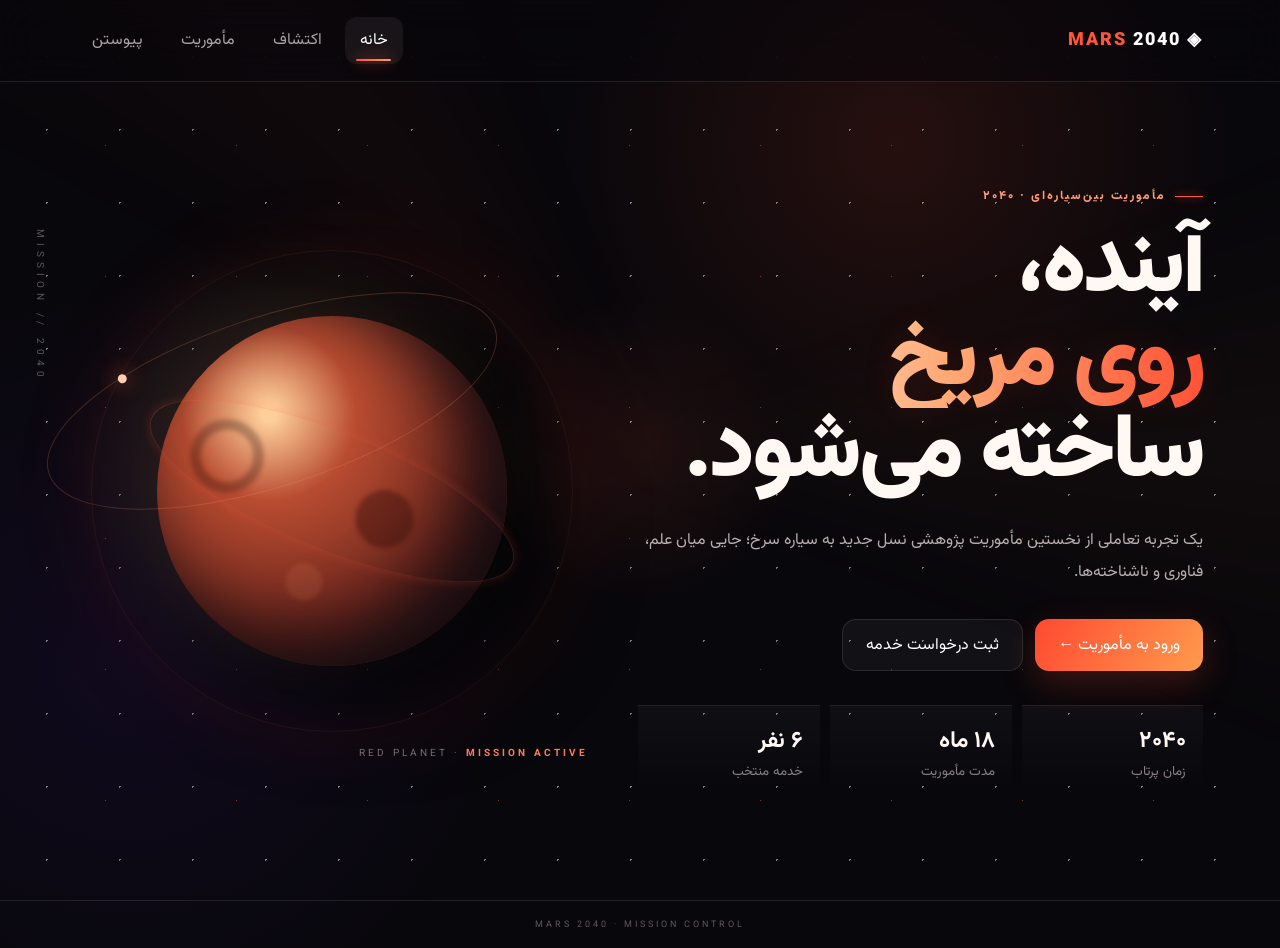
<file: index.html>
<!doctype html><html lang="fa" dir="rtl"><head><meta charset="utf-8"><meta name="viewport" content="width=device-width,initial-scale=1"><title>MARS 2040 | مأموریت مریخ</title><link rel="stylesheet" href="style.css"></head><body><div class="cursor"></div><nav class="nav"><a class="logo" href="index.html">◈ <span>MARS</span> 2040</a><div class="links"><a class="active" href="index.html">خانه</a><a class="" href="explore.html">اکتشاف</a><a class="" href="mission.html">مأموریت</a><a class="" href="join.html">پیوستن</a></div></nav><main><section class="hero"><div class="reveal"><div class="eyebrow">مأموریت بین‌سیاره‌ای · ۲۰۴۰</div><h1>آینده،<span>روی مریخ</span>ساخته می‌شود.</h1><p>یک تجربه تعاملی از نخستین مأموریت پژوهشی نسل جدید به سیاره سرخ؛ جایی میان علم، فناوری و ناشناخته‌ها.</p><div class="actions"><a class="btn primary" href="explore.html">ورود به مأموریت ←</a><a class="btn" href="join.html">ثبت درخواست خدمه</a></div><div class="stats"><div class="stat"><b>۲۰۴۰</b><small>زمان پرتاب</small></div><div class="stat"><b>۱۸ ماه</b><small>مدت مأموریت</small></div><div class="stat"><b>۶ نفر</b><small>خدمه منتخب</small></div></div></div><div class="planet-wrap reveal"><div class="planet"><div class="orbit"><i></i></div></div><div class="planet-label">RED PLANET · <b>MISSION ACTIVE</b></div></div></section></main><footer><div>MARS 2040 · MISSION CONTROL</div></footer><script src="script.js"></script></body></html>
</file>
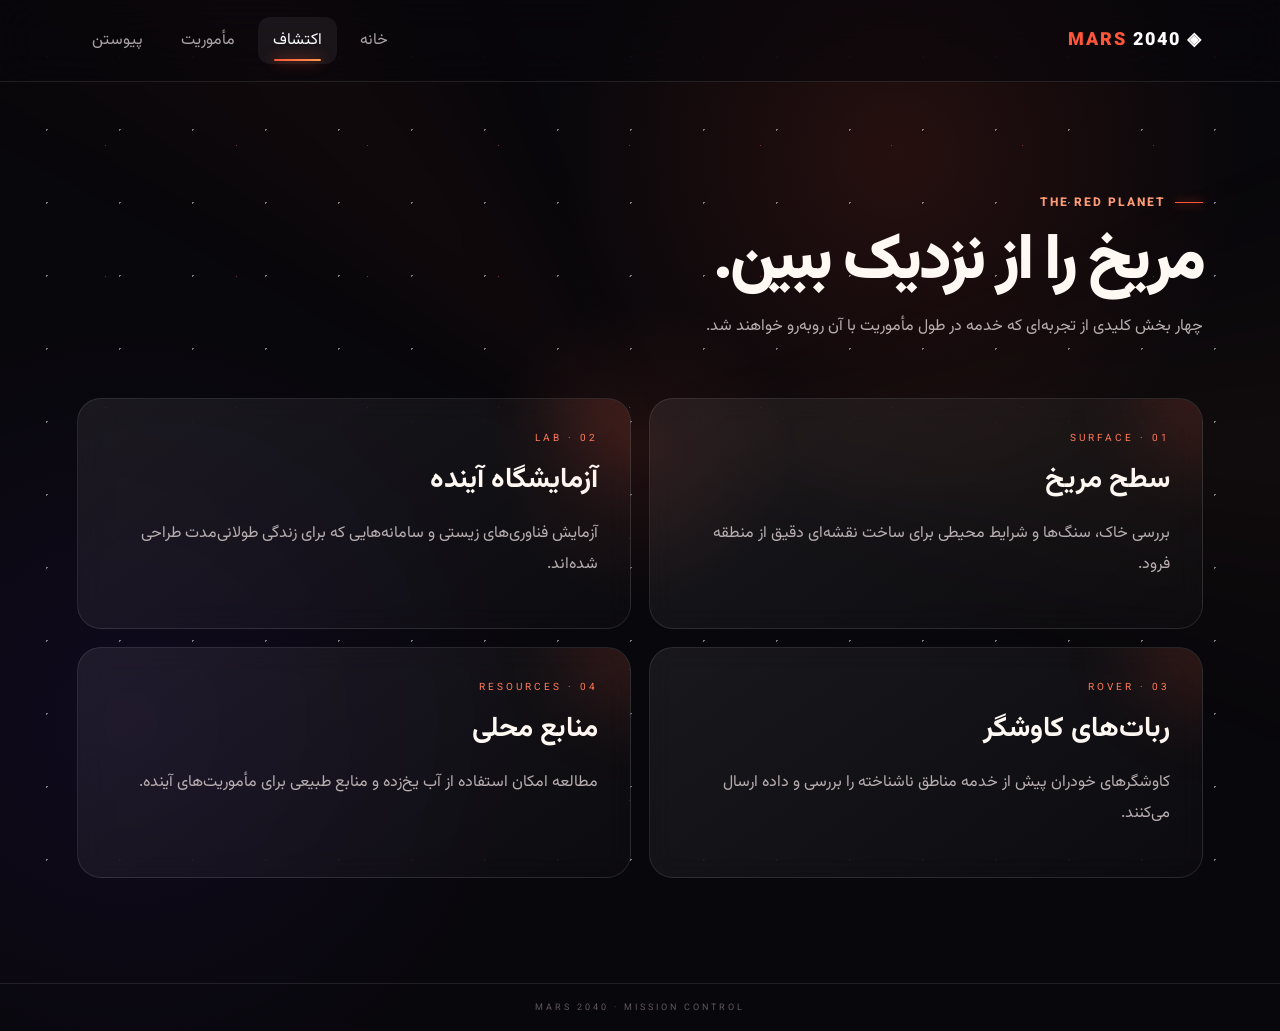
<file: explore.html>
<!doctype html><html lang="fa" dir="rtl"><head><meta charset="utf-8"><meta name="viewport" content="width=device-width,initial-scale=1"><title>اکتشاف | MARS 2040</title><link rel="stylesheet" href="style.css"></head><body><div class="cursor"></div><nav class="nav"><a class="logo" href="index.html">◈ <span>MARS</span> 2040</a><div class="links"><a class="" href="index.html">خانه</a><a class="active" href="explore.html">اکتشاف</a><a class="" href="mission.html">مأموریت</a><a class="" href="join.html">پیوستن</a></div></nav><main><section class="section"><div class="reveal"><div class="eyebrow">THE RED PLANET</div><h1 class="section-title">مریخ را از نزدیک ببین.</h1><p class="muted">چهار بخش کلیدی از تجربه‌ای که خدمه در طول مأموریت با آن روبه‌رو خواهند شد.</p></div><div class="grid"><article class="card reveal"><div class="num">01 · SURFACE</div><h2>سطح مریخ</h2><p class="muted">بررسی خاک، سنگ‌ها و شرایط محیطی برای ساخت نقشه‌ای دقیق از منطقه فرود.</p></article><article class="card reveal"><div class="num">02 · LAB</div><h2>آزمایشگاه آینده</h2><p class="muted">آزمایش فناوری‌های زیستی و سامانه‌هایی که برای زندگی طولانی‌مدت طراحی شده‌اند.</p></article><article class="card reveal"><div class="num">03 · ROVER</div><h2>ربات‌های کاوشگر</h2><p class="muted">کاوشگرهای خودران پیش از خدمه مناطق ناشناخته را بررسی و داده ارسال می‌کنند.</p></article><article class="card reveal"><div class="num">04 · RESOURCES</div><h2>منابع محلی</h2><p class="muted">مطالعه امکان استفاده از آب یخ‌زده و منابع طبیعی برای مأموریت‌های آینده.</p></article></div></section></main><footer><div>MARS 2040 · MISSION CONTROL</div></footer><script src="script.js"></script></body></html>
</file>
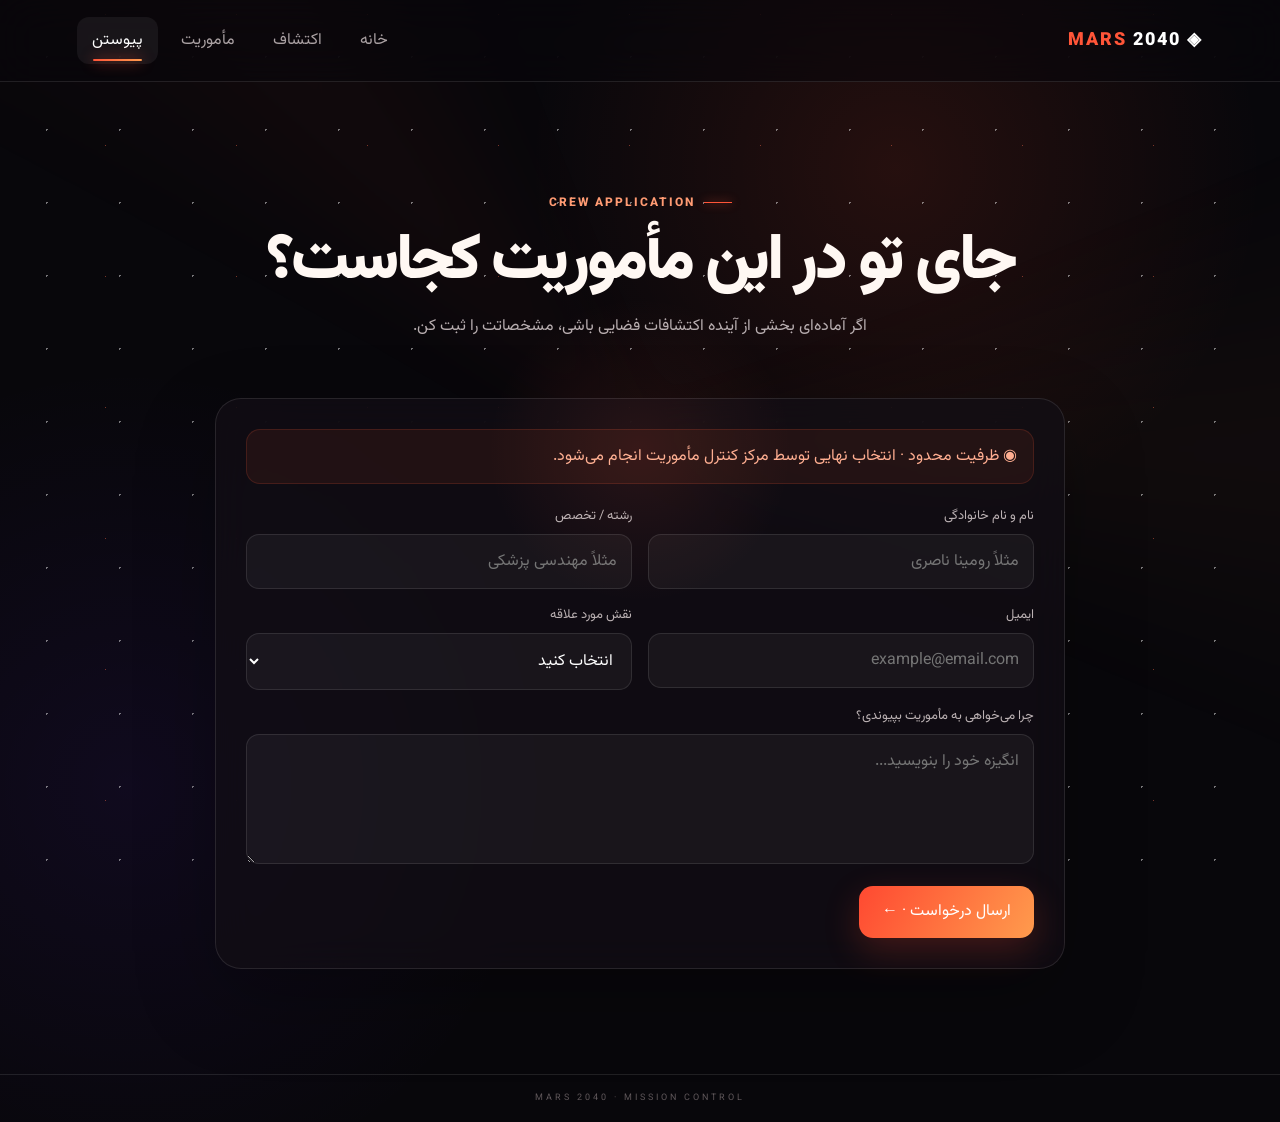
<file: join.html>
<!doctype html><html lang="fa" dir="rtl"><head><meta charset="utf-8"><meta name="viewport" content="width=device-width,initial-scale=1"><title>پیوستن | MARS 2040</title><link rel="stylesheet" href="style.css"></head><body><div class="cursor"></div><nav class="nav"><a class="logo" href="index.html">◈ <span>MARS</span> 2040</a><div class="links"><a class="" href="index.html">خانه</a><a class="" href="explore.html">اکتشاف</a><a class="" href="mission.html">مأموریت</a><a class="active" href="join.html">پیوستن</a></div></nav><main><section class="section"><div class="reveal" style="text-align:center"><div class="eyebrow">CREW APPLICATION</div><h1 class="section-title">جای تو در این مأموریت کجاست؟</h1><p class="muted">اگر آماده‌ای بخشی از آینده اکتشافات فضایی باشی، مشخصاتت را ثبت کن.</p></div><form id="crewForm" class="form reveal"><div class="notice">◉ ظرفیت محدود · انتخاب نهایی توسط مرکز کنترل مأموریت انجام می‌شود.</div><div class="form-grid"><div class="field"><label>نام و نام خانوادگی</label><input required placeholder="مثلاً رومینا ناصری"></div><div class="field"><label>رشته / تخصص</label><input required placeholder="مثلاً مهندسی پزشکی"></div><div class="field"><label>ایمیل</label><input type="email" required placeholder="example@email.com"></div><div class="field"><label>نقش مورد علاقه</label><select required><option value="">انتخاب کنید</option><option>پژوهشگر</option><option>مهندس</option><option>پزشک</option><option>فرمانده مأموریت</option></select></div><div class="field full"><label>چرا می‌خواهی به مأموریت بپیوندی؟</label><textarea required placeholder="انگیزه خود را بنویسید..."></textarea></div></div><button class="btn primary" type="submit">ارسال درخواست · ←</button></form><div class="success card"><div class="eyebrow">APPLICATION RECEIVED</div><h2>درخواستت با موفقیت ثبت شد 🚀</h2><p class="muted">کد پیگیری مأموریت:</p><div class="code"></div><p class="muted">مرکز کنترل پس از بررسی اطلاعات با شما تماس خواهد گرفت.</p></div></section></main><footer><div>MARS 2040 · MISSION CONTROL</div></footer><script src="script.js"></script></body></html>
</file>
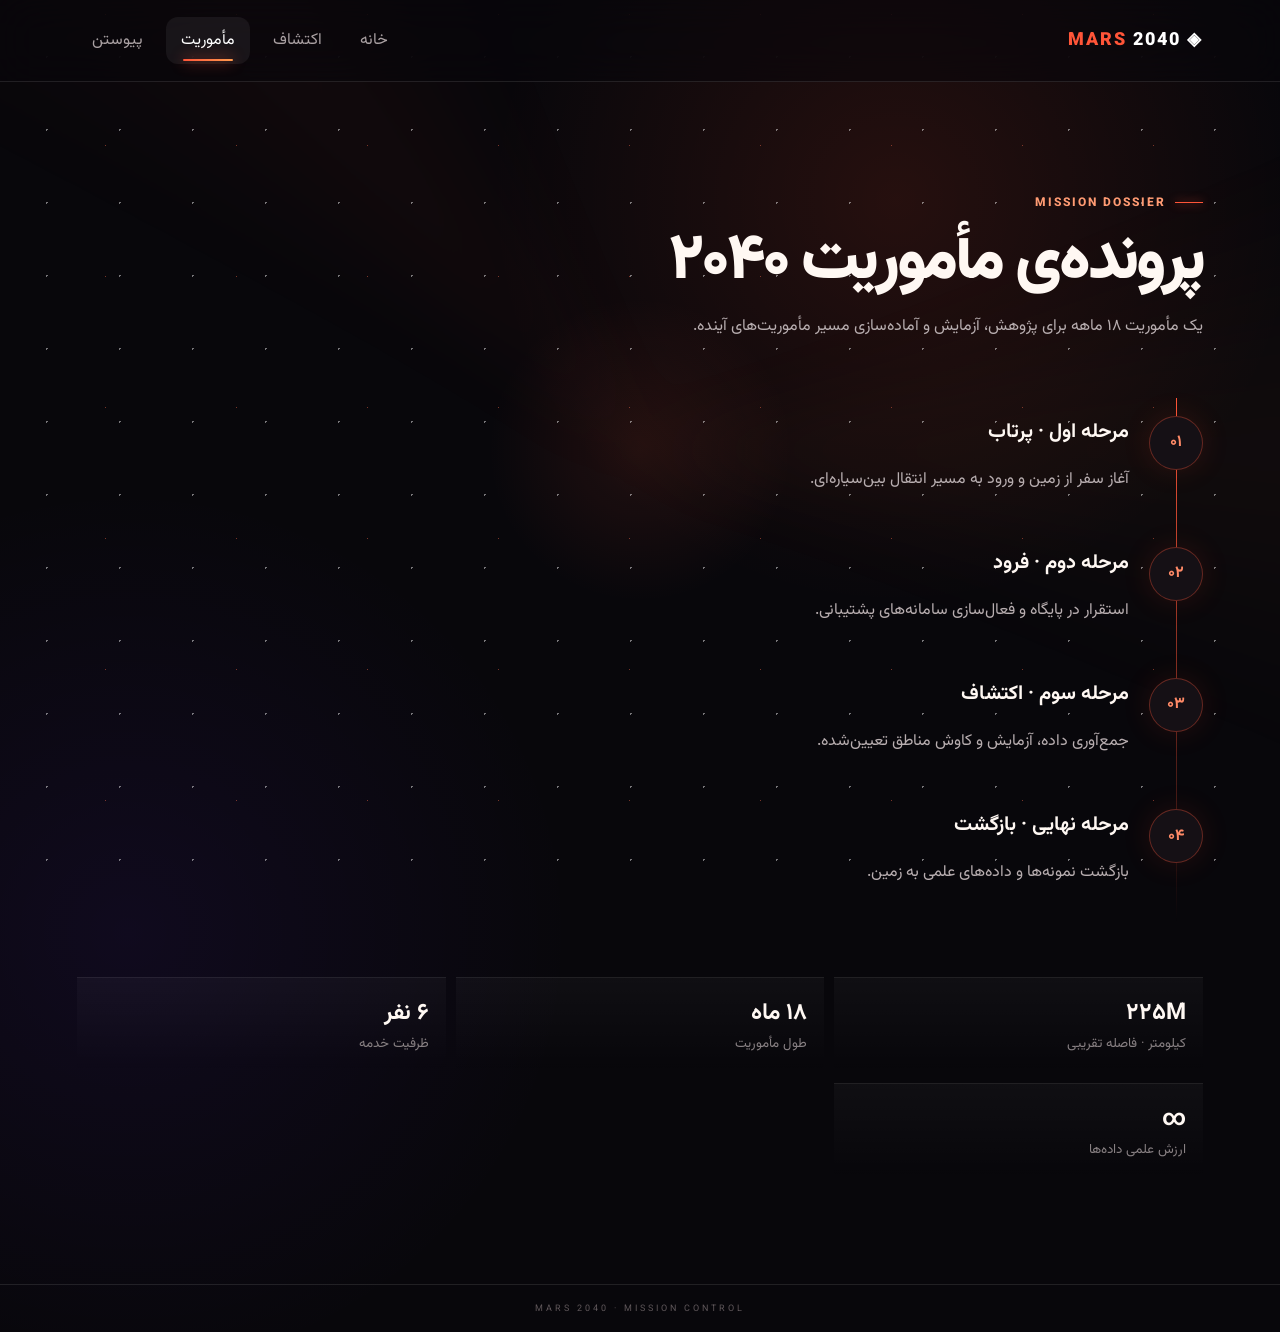
<file: mission.html>
<!doctype html><html lang="fa" dir="rtl"><head><meta charset="utf-8"><meta name="viewport" content="width=device-width,initial-scale=1"><title>مأموریت | MARS 2040</title><link rel="stylesheet" href="style.css"></head><body><div class="cursor"></div><nav class="nav"><a class="logo" href="index.html">◈ <span>MARS</span> 2040</a><div class="links"><a class="" href="index.html">خانه</a><a class="" href="explore.html">اکتشاف</a><a class="active" href="mission.html">مأموریت</a><a class="" href="join.html">پیوستن</a></div></nav><main><section class="section"><div class="reveal"><div class="eyebrow">MISSION DOSSIER</div><h1 class="section-title">پرونده‌ی مأموریت ۲۰۴۰</h1><p class="muted">یک مأموریت ۱۸ ماهه برای پژوهش، آزمایش و آماده‌سازی مسیر مأموریت‌های آینده.</p></div><div class="timeline"><div class="step reveal"><strong>۰۱</strong><div><b>مرحله اول · پرتاب</b><p class="muted">آغاز سفر از زمین و ورود به مسیر انتقال بین‌سیاره‌ای.</p></div></div><div class="step reveal"><strong>۰۲</strong><div><b>مرحله دوم · فرود</b><p class="muted">استقرار در پایگاه و فعال‌سازی سامانه‌های پشتیبانی.</p></div></div><div class="step reveal"><strong>۰۳</strong><div><b>مرحله سوم · اکتشاف</b><p class="muted">جمع‌آوری داده، آزمایش و کاوش مناطق تعیین‌شده.</p></div></div><div class="step reveal"><strong>۰۴</strong><div><b>مرحله نهایی · بازگشت</b><p class="muted">بازگشت نمونه‌ها و داده‌های علمی به زمین.</p></div></div></div><div class="stats reveal"><div class="stat"><b>۲۲۵M</b><small>کیلومتر · فاصله تقریبی</small></div><div class="stat"><b>۱۸ ماه</b><small>طول مأموریت</small></div><div class="stat"><b>۶ نفر</b><small>ظرفیت خدمه</small></div><div class="stat"><b>∞</b><small>ارزش علمی داده‌ها</small></div></div></section></main><footer><div>MARS 2040 · MISSION CONTROL</div></footer><script src="script.js"></script></body></html>
</file>
<file: style.css>
@import url('https://fonts.googleapis.com/css2?family=Vazirmatn:wght@400;500;600;700;800;900&display=swap');
:root{--bg:#08070b;--panel:rgba(21,17,24,.72);--text:#fff8f3;--muted:#b8aeb0;--red:#ff5538;--orange:#ff9a4d;--line:rgba(255,255,255,.1)}
*{box-sizing:border-box}html{scroll-behavior:smooth}body{margin:0;min-height:100vh;font-family:Vazirmatn,sans-serif;color:var(--text);background:radial-gradient(circle at 70% 15%,rgba(255,78,40,.12),transparent 28%),radial-gradient(circle at 10% 70%,rgba(110,48,255,.08),transparent 30%),#08070b;overflow-x:hidden}body:before{content:"";position:fixed;inset:0;pointer-events:none;opacity:.45;background-image:radial-gradient(#fff 1px,transparent 1px),radial-gradient(#ff704f .8px,transparent .8px);background-size:73px 73px,131px 131px;background-position:10px 20px,40px 80px;animation:stars 18s linear infinite;z-index:-2}body:after{content:"";position:fixed;inset:-20%;pointer-events:none;background:conic-gradient(from 180deg at 50% 50%,transparent 0 32%,rgba(255,74,44,.045),transparent 45% 68%,rgba(255,150,75,.04),transparent 82%);filter:blur(35px);animation:space 16s ease-in-out infinite alternate;z-index:-3}.cursor{position:fixed;width:330px;height:330px;border-radius:50%;pointer-events:none;z-index:100;transform:translate(-50%,-50%);background:radial-gradient(circle,rgba(255,86,53,.1),transparent 65%);mix-blend-mode:screen}.nav{position:sticky;top:0;z-index:50;height:82px;padding:0 6vw;display:flex;align-items:center;justify-content:space-between;border-bottom:1px solid var(--line);background:rgba(8,7,11,.55);backdrop-filter:blur(20px)}.logo{color:#fff;text-decoration:none;font-weight:900;letter-spacing:2px;font-size:18px}.logo span{color:var(--red)}.links{display:flex;gap:8px}.links a{position:relative;color:#aaa1a3;text-decoration:none;padding:11px 15px;border-radius:12px;transition:.3s}.links a:hover,.links a.active{color:#fff;background:rgba(255,255,255,.06)}.links a.active:after{content:"";position:absolute;bottom:3px;left:20%;right:20%;height:2px;border-radius:10px;background:linear-gradient(90deg,var(--red),var(--orange));box-shadow:0 0 14px var(--red)}main{min-height:calc(100vh - 130px)}.hero,.section{width:min(1180px,88vw);margin:auto}.hero{min-height:calc(100vh - 82px);display:grid;grid-template-columns:1.05fr .95fr;align-items:center;gap:50px;position:relative}.hero:before{content:"MISSION // 2040";position:absolute;left:-4%;top:18%;font-size:10px;letter-spacing:5px;color:#5c5558;writing-mode:vertical-rl}.eyebrow{display:inline-flex;align-items:center;gap:9px;color:#ff9b73;font-size:12px;letter-spacing:2px;font-weight:800;margin-bottom:18px}.eyebrow:before{content:"";width:28px;height:1px;background:var(--red);box-shadow:0 0 10px var(--red)}h1{font-size:clamp(48px,7vw,92px);line-height:1.03;margin:0 0 25px;font-weight:900;letter-spacing:-3px}h1 span{display:block;background:linear-gradient(90deg,#fff,#ffb07a 55%,#ff5438);-webkit-background-clip:text;color:transparent;text-shadow:0 0 35px rgba(255,74,44,.12)}.hero p{max-width:620px;color:var(--muted);line-height:2;font-size:16px}.actions{display:flex;gap:12px;flex-wrap:wrap;margin:30px 0}.btn{display:inline-flex;align-items:center;justify-content:center;min-height:52px;padding:0 23px;border:1px solid var(--line);border-radius:14px;color:#fff;text-decoration:none;background:rgba(255,255,255,.045);font:inherit;cursor:pointer;transition:.35s}.btn:hover{transform:translateY(-4px);border-color:rgba(255,110,70,.45);box-shadow:0 16px 40px rgba(0,0,0,.25)}.btn.primary{border:0;background:linear-gradient(120deg,#ff4931,#ff9b4d);box-shadow:0 12px 35px rgba(255,73,49,.22)}.stats{display:grid;grid-template-columns:repeat(3,1fr);gap:10px;margin-top:34px}.stat{padding:17px;border-top:1px solid var(--line);background:linear-gradient(180deg,rgba(255,255,255,.035),transparent);transition:.35s}.stat:hover{transform:translateY(-5px);border-color:rgba(255,100,70,.35)}.stat b{display:block;font-size:23px}.stat small{color:#888083}.planet-wrap{position:relative;height:600px;display:grid;place-items:center}.planet-wrap:before{content:"";position:absolute;width:480px;height:480px;border-radius:50%;border:1px solid rgba(255,120,80,.1);box-shadow:0 0 90px rgba(255,70,35,.09),inset 0 0 80px rgba(255,70,35,.05);animation:pulse 5s ease-in-out infinite}.planet{width:350px;height:350px;border-radius:50%;position:relative;background:radial-gradient(circle at 32% 28%,#ffcf9a 0 2%,#b84c31 25%,#6d261d 62%,#241014 100%);box-shadow:-35px -25px 80px rgba(255,177,110,.13),30px 25px 100px rgba(0,0,0,.75),inset -35px -25px 70px #140c10;transition:transform .25s}.planet:before{content:"";position:absolute;inset:0;border-radius:50%;background:radial-gradient(circle at 20% 40%,transparent 0 7%,rgba(30,10,8,.28) 8% 10%,transparent 11%),radial-gradient(circle at 65% 58%,rgba(45,11,8,.4) 0 9%,transparent 10%),radial-gradient(circle at 42% 76%,rgba(255,160,100,.12) 0 5%,transparent 6%);filter:blur(2px);animation:surface 10s linear infinite}.planet:after{content:"";position:absolute;inset:-20px;border-radius:50%;border:1px solid rgba(255,122,83,.2);transform:rotate(22deg) scaleY(.3);box-shadow:0 0 22px rgba(255,87,53,.2);animation:orbit 7s linear infinite}.orbit{position:absolute;width:470px;height:170px;border:1px solid rgba(255,148,96,.22);border-radius:50%;transform:rotate(-18deg);animation:orbit 12s linear infinite}.orbit i{position:absolute;width:9px;height:9px;border-radius:50%;background:#ffd0ad;box-shadow:0 0 20px #ff6847;top:12px;left:20%}.planet-label{position:absolute;bottom:30px;right:0;color:#766d70;font-size:10px;letter-spacing:3px}.planet-label b{color:#ff7b59}.section{padding:105px 0}.section-title{font-size:clamp(38px,5vw,66px);margin:0 0 15px}.muted{color:var(--muted);line-height:1.95}.grid{display:grid;grid-template-columns:repeat(2,1fr);gap:18px;margin-top:55px}.card{position:relative;overflow:hidden;padding:32px;border:1px solid var(--line);border-radius:24px;background:linear-gradient(145deg,rgba(255,255,255,.07),rgba(255,255,255,.018));backdrop-filter:blur(14px);transition:.45s}.card:before{content:"";position:absolute;width:160px;height:160px;right:-90px;top:-90px;background:rgba(255,73,49,.12);filter:blur(35px);border-radius:50%;transition:.45s}.card:hover{transform:translateY(-9px) scale(1.01);border-color:rgba(255,100,70,.28);box-shadow:0 25px 60px rgba(0,0,0,.25)}.card:hover:before{transform:scale(1.6)}.card h2{font-size:28px;margin:12px 0}.num{font-size:10px;letter-spacing:3px;color:#ff7b59}.timeline{position:relative;margin:55px 0}.timeline:before{content:"";position:absolute;right:26px;top:0;bottom:0;width:1px;background:linear-gradient(var(--red),transparent)}.step{display:grid;grid-template-columns:54px 1fr;gap:20px;position:relative;padding:18px 0}.step strong{width:54px;height:54px;border-radius:50%;display:grid;place-items:center;background:#151015;border:1px solid rgba(255,88,58,.35);color:#ff8a67;box-shadow:0 0 30px rgba(255,74,44,.12)}.step b{font-size:20px}.form{max-width:850px;margin:55px auto 0;padding:30px;border:1px solid var(--line);border-radius:26px;background:rgba(18,15,21,.72);backdrop-filter:blur(18px);box-shadow:0 30px 80px rgba(0,0,0,.25)}.notice{padding:14px 16px;border-radius:14px;background:rgba(255,94,60,.08);border:1px solid rgba(255,94,60,.16);color:#ffae91;margin-bottom:22px}.form-grid{display:grid;grid-template-columns:1fr 1fr;gap:16px}.field{display:flex;flex-direction:column;gap:8px}.field.full{grid-column:1/-1}.field label{font-size:13px;color:#bcb2b4}.field input,.field select,.field textarea{width:100%;border:1px solid var(--line);outline:none;border-radius:13px;padding:14px;background:rgba(255,255,255,.045);color:#fff;font:inherit;transition:.25s}.field textarea{min-height:130px;resize:vertical}.field input:focus,.field select:focus,.field textarea:focus{border-color:rgba(255,92,62,.55);box-shadow:0 0 0 4px rgba(255,92,62,.07)}.form>.btn{margin-top:22px}.success{display:none;max-width:650px;margin:30px auto;text-align:center}.success.show{display:block}.code{font-size:28px;letter-spacing:4px;color:#ff9c72;font-weight:900;margin:20px 0}footer{height:48px;border-top:1px solid var(--line);display:flex;align-items:center;justify-content:center;color:#5f575a;font-size:9px;letter-spacing:3px}.reveal{opacity:0;transform:translateY(30px);transition:opacity .8s ease,transform .8s cubic-bezier(.2,.7,.2,1)}.reveal.show{opacity:1;transform:none}.grid .reveal:nth-child(2){transition-delay:.1s}.grid .reveal:nth-child(3){transition-delay:.2s}.grid .reveal:nth-child(4){transition-delay:.3s}.timeline .reveal:nth-child(2){transition-delay:.1s}.timeline .reveal:nth-child(3){transition-delay:.2s}.timeline .reveal:nth-child(4){transition-delay:.3s}@keyframes stars{to{background-position:90px 120px,0 0}}@keyframes space{to{transform:rotate(12deg) scale(1.05)}}@keyframes pulse{50%{transform:scale(1.04);opacity:.65}}@keyframes orbit{to{transform:rotate(382deg)}}@keyframes surface{to{transform:rotate(360deg)}}
@media(max-width:850px){.nav{height:72px;padding:0 5vw}.links{gap:0}.links a{padding:9px 7px;font-size:12px}.hero{grid-template-columns:1fr;min-height:auto;padding:80px 0 60px}.hero:before{display:none}.planet-wrap{height:420px;order:-1}.planet{width:270px;height:270px}.planet-wrap:before{width:360px;height:360px}.orbit{width:370px}.grid{grid-template-columns:1fr}.section{padding:75px 0}.form-grid{grid-template-columns:1fr}.field.full{grid-column:auto}.stats{gap:7px}.stat{padding:13px}.stat b{font-size:18px}h1{letter-spacing:-2px}}
@media(max-width:520px){.links a{font-size:10px;padding:8px 5px}.logo{font-size:14px}.hero p{font-size:14px}.planet-wrap{height:350px}.planet{width:225px;height:225px}.planet-wrap:before{width:300px;height:300px}.orbit{width:310px;height:125px}.actions .btn{width:100%}.stats small{font-size:9px}.card{padding:24px}}
</file>
